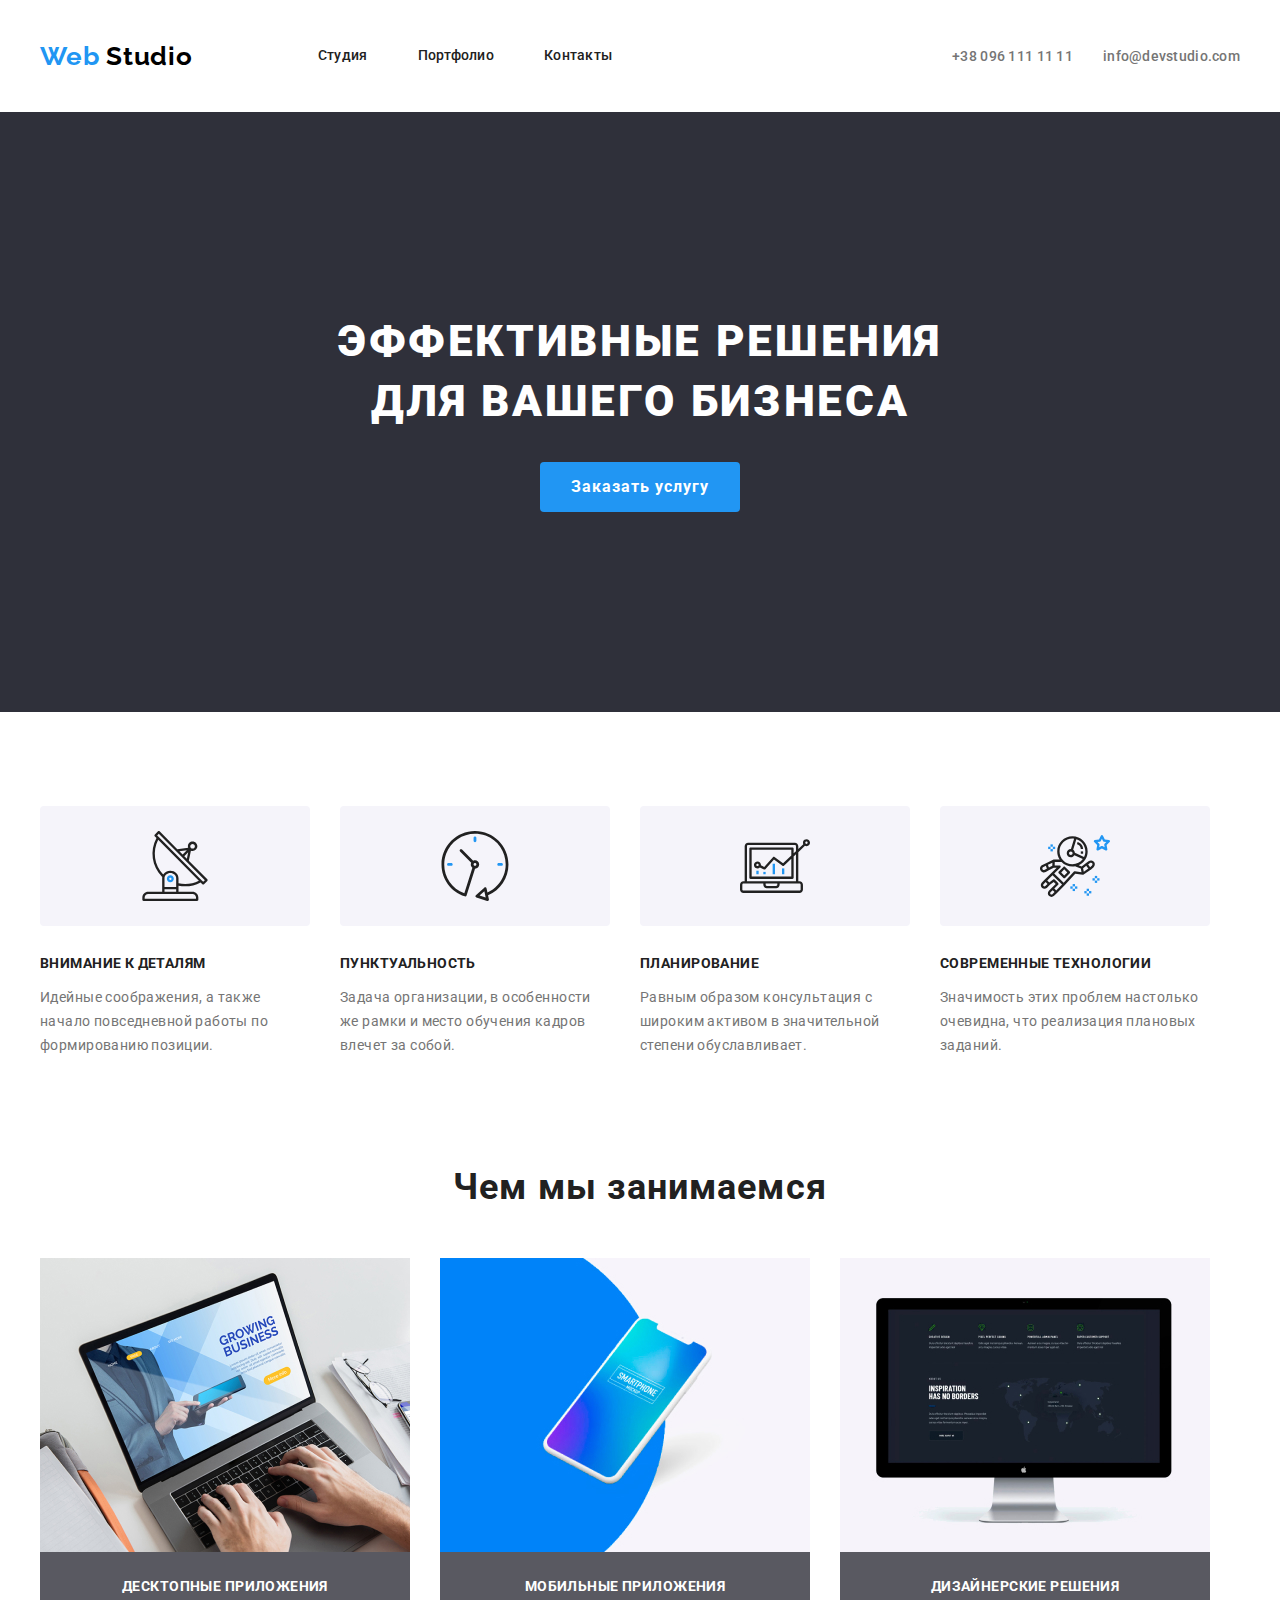
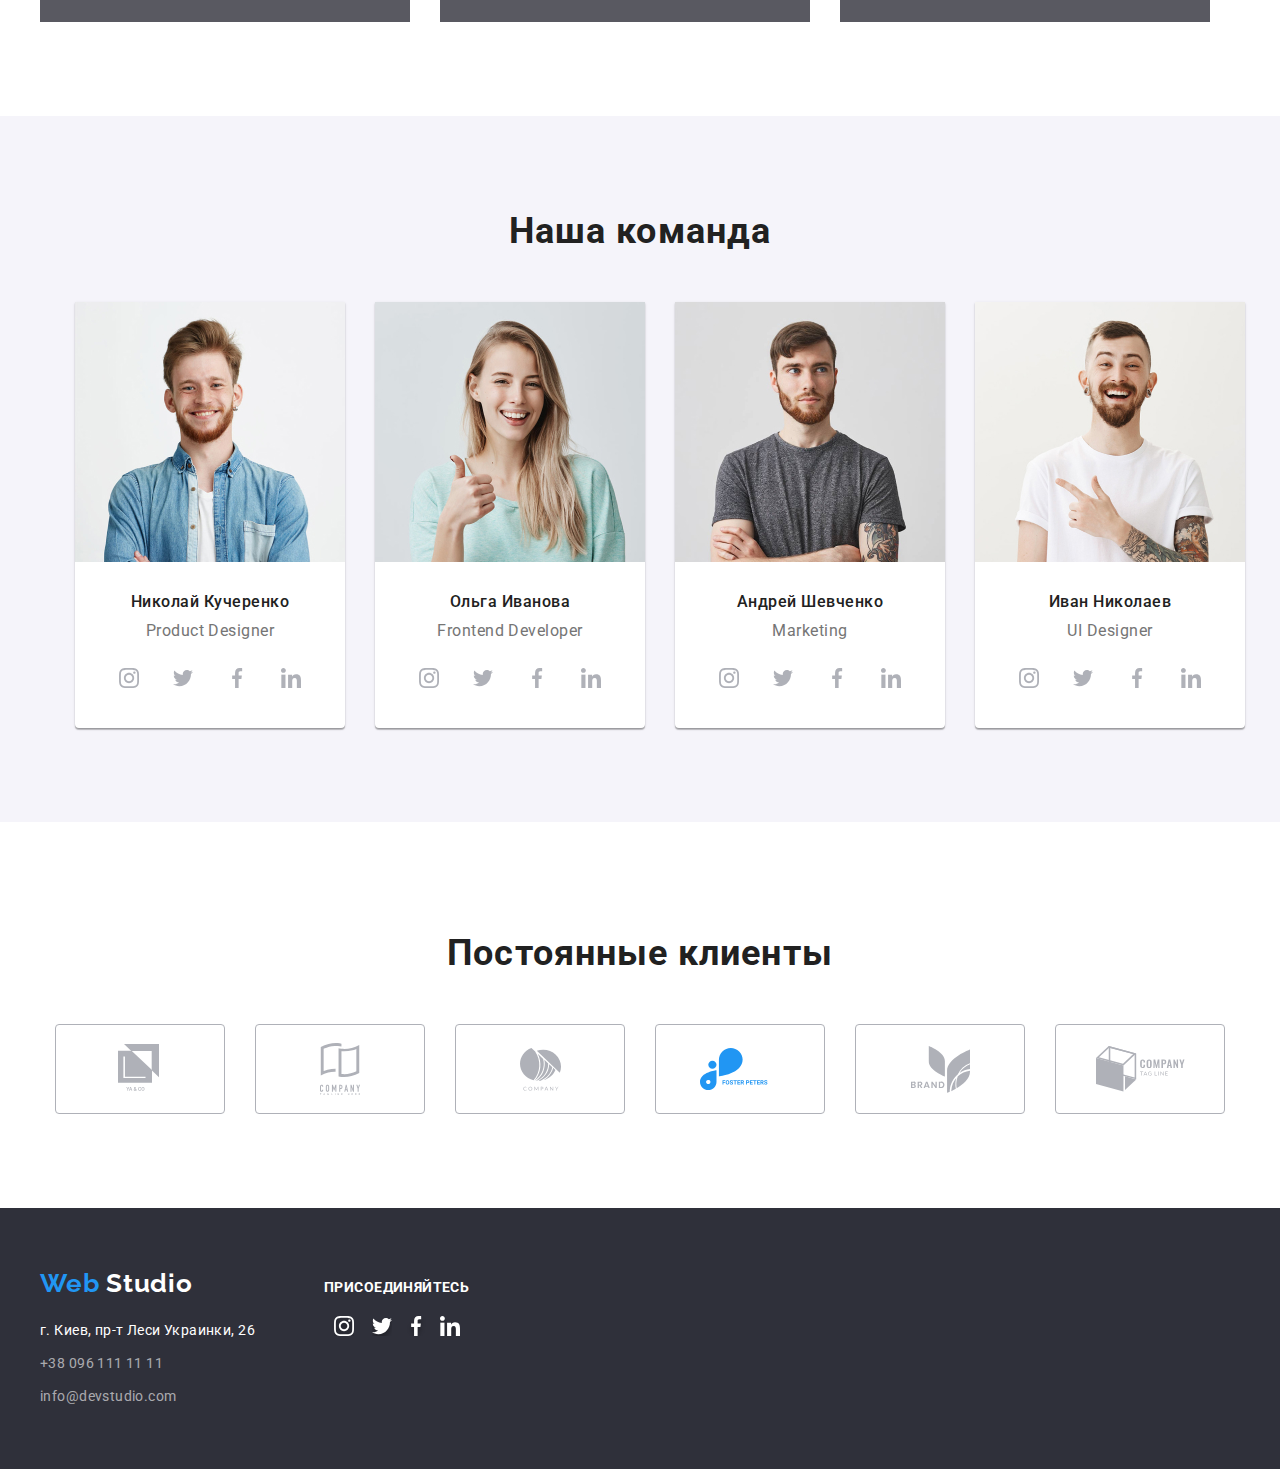
<file: index.html>
<!DOCTYPE html>
<html lang="ru">
  <head>
    <meta charset="UTF-8" />
    <meta name="viewport" content="width=device-width, initial-scale=1.0" />
    <title lang="en">Web Studio</title>
    <link
      href="https://fonts.googleapis.com/css2?family=Raleway:wght@700&family=Roboto:wght@400;500;700;900&display=swap"
      rel="stylesheet"
    />
    <link rel="stylesheet" href="./css/styles.css" />
    <link rel="stylesheet" href="./css/normalize.css">
  </head>

  <body class="body">
    <!--Шапка сайта-->
    <header class="header">
      <div class="menu container">
        <nav class="navigation-list">
          <a class="logo link" href="./index.html" lang="en">
            <span class="logo-word">Web</span> Studio
          </a>
          <ul class="navigation-menu list">
            <li class="navigation-item">
              <a class="navigation-item-link link" href="./index.html">Студия</a>
            </li>
            <li class="navigation-item">
              <a class="navigation-item-link link" href="./portfolio.html">Портфолио</a>
            </li>
            <li class="navigation-item">
              <a class="navigation-item-link link" href="">Контакты</a>
            </li>
          </ul>
        </nav>
        <ul class="header-address-menu link list">
          <li class="header-address-item">
            <address>
              <a class="header-address link" href="tel:+380961111111">+38 096 111 11 11</a>
            </address>
          </li>
          <li class="header-address-item">
            <address>
              <a class="header-address link" href="mailto:info@devstudio.com">info@devstudio.com</a>
            </address>
          </li>
        </ul>
      </div>
    </header>

    <!--Главный контейнер-->
    <main>
      <section class="hero">
        <h1 class="title">Эффективные решения для вашего бизнеса</h1>
        <button type="button" class="btn">Заказать услугу</button>
      </section>

      <!--О нас-->
      <section class="about">
        <h2 hidden>О нас</h2>
        <ul class="about-us container list">
          <li class="about-us-item">
            <img class="icon" src="./images/features/antenna.svg" alt="Иконка антеннны" />
            <h3 class="about-us-list">Внимание к деталям</h3>
            <p class="about-us-list-item">
              Идейные соображения, а также начало повседневной работы по
              формированию позиции.
            </p>
          </li>
          <li class="about-us-item">
            <img class="icon" src="./images/features/clock.svg" alt="Иконка часов" />
            <h3 class="about-us-list">Пунктуальность</h3>
            <p class="about-us-list-item">
              Задача организации, в особенности же рамки и место обучения кадров
              влечет за собой.
            </p>
          </li>
          <li class="about-us-item">
            <img class="icon" src="./images/features/diagram.svg" alt="Иконка диаграммы" />
            <h3 class="about-us-list">Планирование</h3>
            <p class="about-us-list-item">
              Равным образом консультация с широким активом в значительной
              степени обуславливает.
            </p>
          </li>
          <li class="about-us-item">
            <img class="icon" src="./images/features/astronaut.svg" alt="Иконка астронавта"
            />
            <h3 class="about-us-list">Современные технологии</h3>
            <p class="about-us-list-item">
              Значимость этих проблем настолько очевидна, что реализация
              плановых заданий.
            </p>
          </li>
        </ul>
      </section>

      <!--чем мы занимаемся-->
      <section class="what-we-do-list container">
        <h2 class="secondary-title">Чем мы занимаемся</h2>
        <ul class="what-we-do list">
          <li class="what-we-do-item">
            <img class="img" 
              src="./images/img/img.jpg"
              alt="человек печатает на ноутбуке"
              width="370"
              height="294"
            />
            <p class="title">
              Десктопные приложения
            </p>
          </li>
          <li class="what-we-do-item">
            <img class="img"
              src="./images/img/img-2.jpg"
              alt="мобильный телефон"
              width="370"
              height="294"
            />
            <p class="title">
              Мобильные приложения
            </p>
          </li>
          <li class="what-we-do-item">
            <img class="img"
              src="./images/img/img-3.jpg"
              alt="монитор компьютера"
              width="370"
              height="294"
            />
            <p class="title">
              Дизайнерские решения
            </p>
          </li>
        </ul>
      </section>

      <!--Наша команда-->
      <section class="team">
        <h2 class="secondary-title">Наша команда</h2>
        <ul class="team-list list">
          <li class="team-item">
            <img class="img"
              src="./images/team/nikolay-kucherenko.jpg"
              alt="Николай Кучеренко"
              width="270"
              height="260"
            />
            <h3 class="team-list-item">Николай Кучеренко</h3>
            <p class="team-list-item-desc" lang="en">
              Product Designer
            </p>
            <ul class="social-icon list">
              <li class="social-icon-item">
                <a class="social-icon-item-link" href=""
                  ><img
                    src="./images/logo-social/instagram.svg"
                    alt="иконка инстаграм"
                /></a>
              </li>
              <li class="social-icon-item">
                <a class="social-icon-item-link" href=""
                  ><img
                    src="./images/logo-social/twitter.svg"
                    alt="иконка твиттер"
                /></a>
              </li class="social-icon-item">
              <li class="social-icon-item">
                <a class="social-icon-item-link" href=""
                  ><img
                    src="./images/logo-social/facebook.svg"
                    alt="иконка фэйсбук"
                /></a>
              </li>
              <li class="social-icon-item">
                <a class="social-icon-item-link" href=""
                  ><img
                    src="./images/logo-social/linkedin.svg"
                    alt="иконка линкедин"
                /></a>
              </li>
            </ul>
          </li>

          <li class="team-item">
            <img class="img"
              src="./images/team/olha-ivanova.jpg"
              alt="Ольга Иванова"
              width="270"
              height="260"
            />
            <h3 class="team-list-item">Ольга Иванова</h3>
            <p class="team-list-item-desc" lang="en">
              Frontend Developer
            </p>

            <ul class="social-icon list">
              <li class="social-icon-item">
                <a class="social-icon-item-link" href=""><img src="./images/logo-social/instagram.svg" alt="иконка инстаграм" /></a>
              </li>
              <li class="social-icon-item">
                <a class="social-icon-item-link" href=""><img src="./images/logo-social/twitter.svg" alt="иконка твиттер" /></a>
              </li class="social-icon-item">
              <li class="social-icon-item">
                <a class="social-icon-item-link" href=""><img src="./images/logo-social/facebook.svg" alt="иконка фэйсбук" /></a>
              </li>
              <li class="social-icon-item">
                <a class="social-icon-item-link" href=""><img src="./images/logo-social/linkedin.svg" alt="иконка линкедин" /></a>
              </li>
            </ul>
            </li>
          <li class="team-item">
            <img class="img"
              src="./images/team/andrew-shevchenko.jpg"
              alt="Андрей Шевченко"
              width="270"
              height="260"
            />
            <h3 class="team-list-item">Андрей Шевченко</h3>
            <p class="team-list-item-desc" lang="en">
              Marketing
            </p>
          <ul class="social-icon list">
            <li class="social-icon-item">
              <a class="social-icon-item-link" href=""><img src="./images/logo-social/instagram.svg" alt="иконка инстаграм" /></a>
            </li>
            <li class="social-icon-item">
              <a class="social-icon-item-link" href=""><img src="./images/logo-social/twitter.svg" alt="иконка твиттер" /></a>
            </li class="social-icon-item">
            <li class="social-icon-item">
              <a class="social-icon-item-link" href=""><img src="./images/logo-social/facebook.svg" alt="иконка фэйсбук" /></a>
            </li>
            <li class="social-icon-item">
              <a class="social-icon-item-link" href=""><img src="./images/logo-social/linkedin.svg" alt="иконка линкедин" /></a>
            </li>
          </ul>
          </li>
          </li>
          <li class="team-item">
            <img class="img"
              src="./images/team/ivan-nilolaev.jpg"
              alt="Иван Николаев"
              width="270"
              height="260"
            />
            <h3 class="team-list-item">Иван Николаев</h3>
            <p class="team-list-item-desc" lang="en">
              UI Designer
            </p>

        <ul class="social-icon list">
          <li class="social-icon-item">
            <a class="social-icon-item-link" href=""><img src="./images/logo-social/instagram.svg" alt="иконка инстаграм" /></a>
          </li>
          <li class="social-icon-item">
            <a class="social-icon-item-link" href=""><img src="./images/logo-social/twitter.svg" alt="иконка твиттер" /></a>
          </li class="social-icon-item">
          <li class="social-icon-item">
            <a class="social-icon-item-link" href=""><img src="./images/logo-social/facebook.svg" alt="иконка фэйсбук" /></a>
          </li>
          <li class="social-icon-item">
            <a class="social-icon-item-link" href=""><img src="./images/logo-social/linkedin.svg" alt="иконка линкедин" /></a>
          </li>
        </ul>
        </li>
      </section>

      <!--Клиенты-->
      <section class="clients container">
        <h2 class="secondary-title">Постоянные клиенты</h2>
        <ul class="client-list list">
          <li class="client-list-item">
            <a class="client-list-item-link" href=""
              ><img class="img"
                src="./images/logo-client/logo.svg"
                alt="логотип компании 1"
            /></a>
          </li>
          <li class="client-list-item">
            <a class="client-list-item-link" href=""
              ><img class="img"
                src="./images/logo-client/logo-2.svg"
                alt="логотип компании 2"
            /></a>
          </li>
          <li class="client-list-item">
            <a class="client-list-item-link" href=""
              ><img class="img"
                src="./images/logo-client/logo-3.svg"
                alt="логотип компании 3"
            /></a>
          </li>
          <li class="client-list-item">
            <a class="client-list-item-link" href=""
              ><img class="img"
                src="./images/logo-client/logo-4.svg"
                alt="логотип компании 4"
            /></a>
          </li>
          <li class="client-list-item">
            <a class="client-list-item-link" href=""
              ><img class="img"
                src="./images/logo-client/logo-5.svg"
                alt="логотип компании 5"
            /></a>
          </li>
          <li class="client-list-item">
            <a class="client-list-item-link" href=""
              ><img class="img"
                src="./images/logo-client/logo-6.svg"
                alt="логотип компании 6"
            /></a>
          </li>
        </ul>
      </section>
    </main>

    <!--Подвал-->
    <footer class="footer">
      <div class="footer-item container">
        <div class="footer-nav">
          <a class="footer-logo link" href="./index.html" lang="en"> <span class="logo-word">Web</span> Studio </a>
          <ul class="footer-address list">
            <li>
              <address>
                <a class="footer-address-loc link" href="https://goo.gl/maps/HoH5Uruk6UYNpwuC6" target="blank">г. Киев, пр-т
                  Леси Украинки, 26</a>
              </address>
            </li>
            <li class="footer-address-item">
              <address>
                <a class="footer-address-link link" href="tel:+380961111111">+38 096 111 11 11</a>
              </address>
            </li>
            <li class="footer-address-item">
              <address>
                <a class="footer-address-link link" href="mailto:info@devstudio.com">info@devstudio.com</a>
              </address>
            </li>
          </ul>
        </div>
        <div class="forget">
          <b class="text">присоединяйтесь</b>
          <ul class="social-icon list">
            <li class="social-icon-item">
              <a class="social-icon-item-link" href=""><img src="./images/logo-footer/instagram.svg"
                  alt="иконка инстаграм" /></a>
            </li>
            <li class="social-icon-item">
              <a class="social-icon-item-link" href=""><img src="./images/logo-footer/twitter.svg" alt="иконка твиттер" /></a>
            </li>
            <li class="social-icon-item">
              <a class="social-icon-item-link" href=""><img src="./images/logo-footer/facebook.svg" alt="иконка фэйсбук" /></a>
            </li class="social-icon-item">
            <li>
              <a class="social-icon-item-link" href=""><img src="./images/logo-footer/linkedin.svg" alt="иконка линкедин" /></a>
            </li>
          </ul>
        </div>
      </div>     
    </footer>
  </body>
</html>
</file>
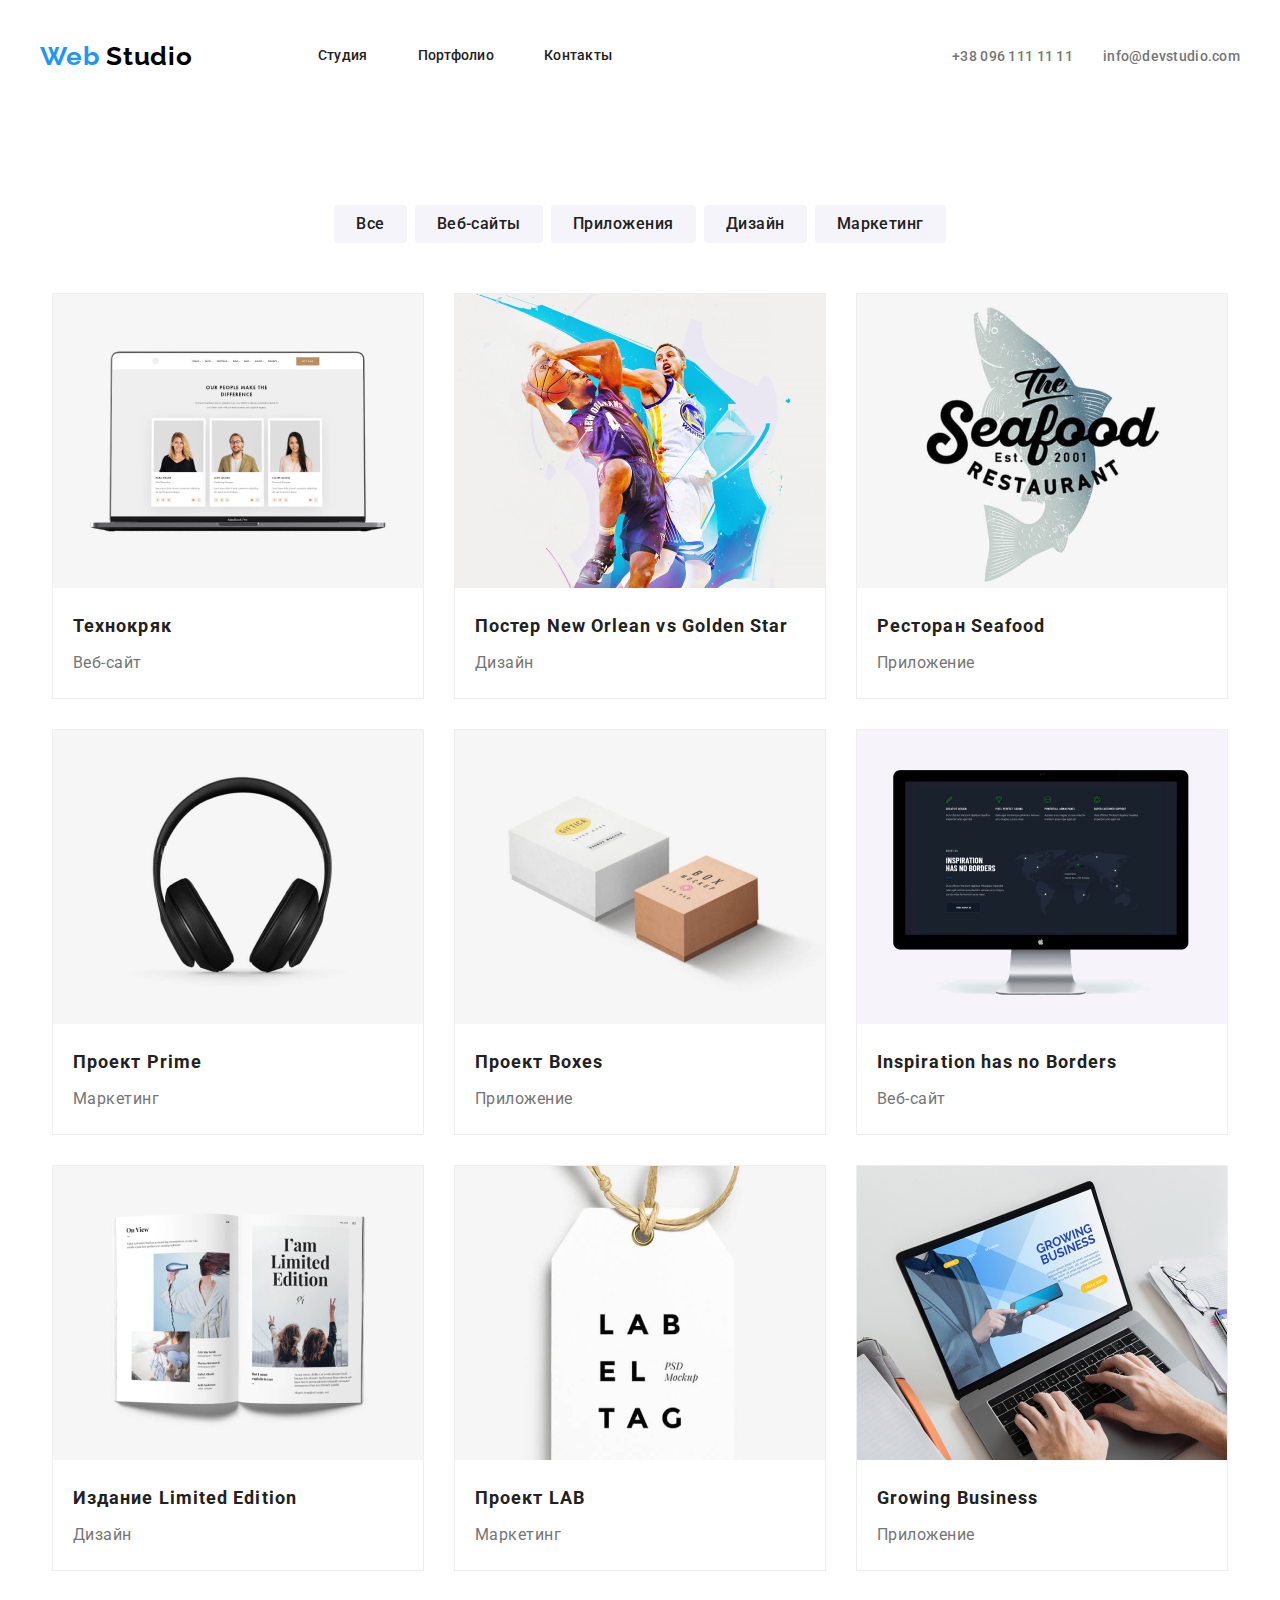
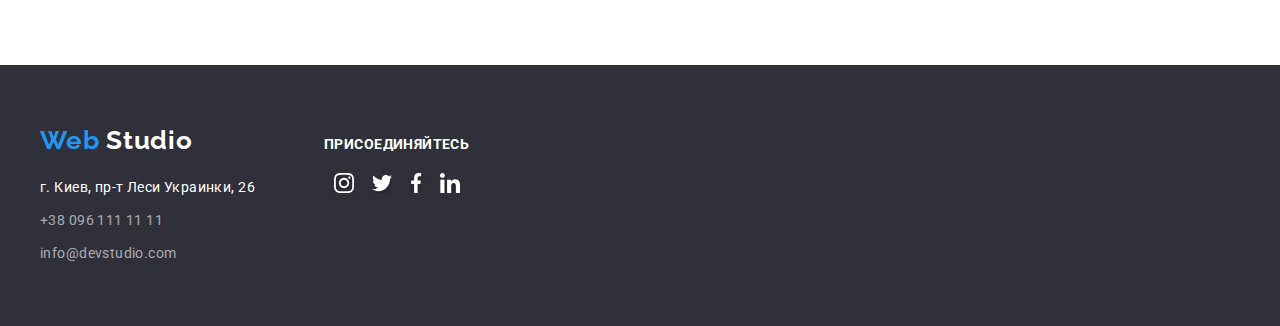
<file: portfolio.html>
<!DOCTYPE html>
<html lang="ru">
  <head>
    <meta charset="UTF-8" />
    <meta name="viewport" content="width=device-width, initial-scale=1.0" />
    <title lang="en">Web Studio</title>
    <link
      href="https://fonts.googleapis.com/css2?family=Raleway:wght@700&family=Roboto:wght@400;500;700;900&display=swap"
      rel="stylesheet"
    />
    <link rel="stylesheet" href="./css/styles.css" />
    <link rel="stylesheet" href="./css/normalize.css">
  </head>
  <body class="body">
    <!--Шапка сайта-->
    <header class="header">
      <div class="menu container">
        <nav class="navigation-list">
          <a class="logo link" href="./index.html" lang="en">
            <span class="logo-word">Web</span> Studio
          </a>
          <ul class="navigation-menu list">
            <li class="navigation-item">
              <a class="navigation-item-link link" href="./index.html">Студия</a>
            </li>
            <li class="navigation-item">
              <a class="navigation-item-link link" href="./portfolio.html">Портфолио</a>
            </li>
            <li class="navigation-item">
              <a class="navigation-item-link link" href="">Контакты</a>
            </li>
          </ul>
        </nav>
        <ul class="header-address-menu link list">
          <li class="header-address-item">
            <address>
              <a class="header-address link" href="tel:+380961111111">+38 096 111 11 11</a>
            </address>
          </li>
          <li class="header-address-item">
            <address>
              <a class="header-address link" href="mailto:info@devstudio.com">info@devstudio.com</a>
            </address>
          </li>
        </ul>
      </div>
    </header>

    <!--Главный контейнер-->
    <main>
      <h1 hidden>Работы</h1>
      <section>
        <ul class="main-btn list">
          <li class="main-btn-item"><span class="main-btn-text">Все</span></button></li>
          <li class="main-btn-item"><span class="main-btn-text">Веб-сайты</span></button></li>
          <li class="main-btn-item"><span class="main-btn-text">Приложения</span></button></li>
          <li class="main-btn-item"><span class="main-btn-text">Дизайн</span></button></li>
          <li class="main-btn-item"><span class="main-btn-text">Маркетинг</span></button></li>
        </ul>
        <ul class="works list container">
          <li class="work-item" >
            <a class="work-item-link link" href=""
              ><img class="img" src="./images/portfolio/img.jpg" alt="" />
              <h2 class="work-item-title" >
                Технокряк
              </h2>
              <p class="work-item-desc">
                Веб-сайт
              </p>
              <p class="work-item-text">
                Технокряк это современная площадка распространения коронавируса.
                Компании используют эту платформу для цифрового шпионажа и атак
                на защищённые сервера конкурентов.
              </p>
            </a>
          </li>
          <li class="work-item">
            <a class="work-item-link link" href=""><img class="img" src="./images/portfolio/img-1.jpg" alt="" />
              <h2 class="work-item-title">Постер <span lang="en">New Orlean vs Golden Star</span></h2>
              <p class="work-item-desc">
                Дизайн
              </p>
              <p class="work-item-text">
                Технокряк это современная площадка распространения коронавируса.
                Компании используют эту платформу для цифрового шпионажа и атак
                на защищённые сервера конкурентов.
              </p>
            </a>
          </li>
          <li class="work-item">
            <a class="work-item-link link" href="">
              <img class="img" src="./images/portfolio/img-2.jpg" alt="" />
              <h2 class="work-item-title">Ресторан <span lang="en">Seafood</span></h2>
              <p class="work-item-desc">
                Приложение
              </p>
              <p class="work-item-text">
                Технокряк это современная площадка распространения коронавируса.
                Компании используют эту платформу для цифрового шпионажа и атак
                на защищённые сервера конкурентов.
              </p>
            </a>
          </li>
          <li class="work-item" >
            <a class="work-item-link link" href=""
              ><img class="img" src="./images/portfolio/img-3.jpg" alt="" />
              <h2 class="work-item-title" >Проект <span lang="en">Prime</span></h2>
              <p class="work-item-desc">
                Маркетинг
              </p>
              <p class="work-item-text">
                Технокряк это современная площадка распространения коронавируса.
                Компании используют эту платформу для цифрового шпионажа и атак
                на защищённые сервера конкурентов.
              </p>
            </a>
          </li>
          <li class="work-item">
            <a class="work-item-link link" href=""><img class="img" src="./images/portfolio/img-4.jpg" alt="" />
              <h2 class="work-item-title">Проект <span lang="en">Boxes</span></h2>
              <p class="work-item-desc">
                Приложение
              </p>
              <p class="work-item-text">
                Технокряк это современная площадка распространения коронавируса.
                Компании используют эту платформу для цифрового шпионажа и атак
                на защищённые сервера конкурентов.
              </p>
            </a>
          </li>
          <li class="work-item">
            <a class="work-item-link link" href="">
              <img class="img" src="./images/portfolio/img-5.jpg" alt="" />
              <h2 class="work-item-title" lang="en">
                Inspiration has no Borders
              </h2>
              <p class="work-item-desc">
                Веб-сайт
              </p>
              <p class="work-item-text">
                Технокряк это современная площадка распространения коронавируса.
                Компании используют эту платформу для цифрового шпионажа и атак
                на защищённые сервера конкурентов.
              </p>
            </a>
          </li>
          <li class="work-item" >
            <a class="work-item-link link" href=""
              ><img class="img" src="./images/portfolio/img-6.jpg" alt="" />
              <h2 class="work-item-title" >Издание <span lang="en">Limited Edition</span></h2>
              <p class="work-item-desc">
                Дизайн
              </p>
              <p class="work-item-text">
                Технокряк это современная площадка распространения коронавируса.
                Компании используют эту платформу для цифрового шпионажа и атак
                на защищённые сервера конкурентов.
              </p>
            </a>
          </li>
         <li class="work-item" >
            <a class="work-item-link link" href="">
              <img class="img" src="./images/portfolio/img-7.jpg" alt="" />
              <h2 class="work-item-title" >Проект <span lang="en">LAB</span></h2>
              <p class="work-item-desc">
                Маркетинг
              </p>
              <p class="work-item-text">
                Технокряк это современная площадка распространения коронавируса.
                Компании используют эту платформу для цифрового шпионажа и атак
                на защищённые сервера конкурентов.
              </p>
            </a>
          </li>
           <li class="work-item" >
            <a class="work-item-link link" href="">
              <img class="img" src="./images/portfolio/img-8.jpg" alt="" />
              <h2  class="work-item-title" lang="en">
                Growing Business
              </h2>
              <p class="work-item-desc">
                Приложение
              </p>
              <p class="work-item-text">
                Технокряк это современная площадка распространения коронавируса.
                Компании используют эту платформу для цифрового шпионажа и атак
                на защищённые сервера конкурентов.
              </p>
            </a>
          </li>
        </ul>
      </section>
    </main>

    <!--Подвал-->
    <footer class="footer">
      <div class="footer-item container">
        <div class="footer-nav">
          <a class="footer-logo link" href="./index.html" lang="en"> <span class="logo-word">Web</span> Studio </a>
          <ul class="footer-address list">
            <li>
              <address>
                <a class="footer-address-loc link" href="https://goo.gl/maps/HoH5Uruk6UYNpwuC6" target="blank">г. Киев, пр-т
                  Леси Украинки, 26</a>
              </address>
            </li>
            <li class="footer-address-item">
              <address>
                <a class="footer-address-link link" href="tel:+380961111111">+38 096 111 11 11</a>
              </address>
            </li>
            <li class="footer-address-item">
              <address>
                <a class="footer-address-link link" href="mailto:info@devstudio.com">info@devstudio.com</a>
              </address>
            </li>
          </ul>
        </div>
        <div class="forget">
          <b class="text">присоединяйтесь</b>
          <ul class="social-icon list">
            <li class="social-icon-item">
              <a class="social-icon-item-link" href=""><img src="./images/logo-footer/instagram.svg"
                  alt="иконка инстаграм" /></a>
            </li>
            <li class="social-icon-item">
              <a class="social-icon-item-link" href=""><img src="./images/logo-footer/twitter.svg"
                  alt="иконка твиттер" /></a>
            </li>
            <li class="social-icon-item">
              <a class="social-icon-item-link" href=""><img src="./images/logo-footer/facebook.svg"
                  alt="иконка фэйсбук" /></a>
            </li class="social-icon-item">
            <li>
              <a class="social-icon-item-link" href=""><img src="./images/logo-footer/linkedin.svg"
                  alt="иконка линкедин" /></a>
            </li>
          </ul>
        </div>
      </div>
    </footer>
  </body>
</html>
</file>
<file: css/styles.css>
:root {
  --primary-text-color: #757575;
  --primary-title-color: #212121;
  --accent-color: #2196f3;
  --primary-white-color: #ffffff;
  --footer-background-color: #2f303a;
  --secondary-white-color: #f5f4fa;
  --primary-font: "Roboto", sans-serif;
}

.html {
  box-sizing: border-box;
}

1200 *,
*::before,
*::after {
  box-sizing: inherit;
}

.body {
  font-family: var(--primary-font);
  background-color: var(--primary-white-color);
  margin: 0;
  padding: 0;
}
.h1 {
  margin: 0;
}

.link {
  text-decoration: none;
}

.list {
  list-style: none;
}

/*ШАПКА*/

.logo {
  margin-right: 85px;
}

.container {
  width: 1200px;
  padding-left: 15px;
  padding-right: 15px;
  margin: auto;
}

.navigation-item:not(:last-child) {
  margin-right: 50px;
}

.navigation-list {
  display: flex;
  align-items: center;
}

.navigation-menu {
  display: flex;
}
.header .menu {
  display: flex;
  align-items: center;
}

.header-address-menu {
  display: flex;
  margin-left: auto;
}

.header-address-item:not(:last-child) {
  margin-right: 30px;
}

.header {
  font-family: var(--primary-font);
  background-color: var(--primary-white-color);
}
.header .logo {
  font-family: Raleway, sans-serif;
  font-weight: 700;
  font-size: 26px;
  line-height: 1.19;
  letter-spacing: 0.03em;
  color: #000000;
}
.header .logo .logo-word {
  color: var(--accent-color);
}
.navigation-item-link {
  font-family: var(--primary-font);
  font-weight: 500;
  font-size: 14px;
  line-height: 1.14;
  letter-spacing: 0.02em;
  color: var(--primary-title-color);

  display: block;
  padding-top: 32px;
  padding-bottom: 32px;
}

.navigation-item-link:hover,
.navigation-item-link:focus {
  color: var(--accent-color);
}

.header-address {
  color: var(--primary-text-color);
  font-family: var(--primary-font);
  font-style: normal;
  font-weight: 500;
  font-size: 14px;
  line-height: 1.14;
  letter-spacing: 0.02em;
}

.header-address:hover,
.header-address:focus {
  color: var(--accent-color);
}

/*HERO*/

.hero {
  /*временно*/
  background-color: var(--footer-background-color);
  min-height: 600px;
}

.title {
  font-weight: 900;
  font-size: 44px;
  line-height: 1.36;
  text-align: center;
  letter-spacing: 0.06em;
  text-transform: uppercase;
  color: var(--primary-white-color);
  margin: auto;
  margin-bottom: 30px;
  width: 696px;
  padding-top: 200px;
}

.btn {
  font-weight: 700;
  font-size: 16px;
  line-height: 1.88;
  align-items: center;
  text-align: center;
  letter-spacing: 0.06em;
  background: var(--accent-color);
  color: var(--primary-white-color);
  display: block;
  border: none;
  border-radius: 4px;
  width: 200px;
  height: 50px;
  margin-left: auto;
  margin-right: auto;
  cursor: pointer;

  /*О НАС*/
}
.about-us {
  display: flex;
  padding-top: 94px;
}

.icon {
  margin: auto;
  display: block;
  max-width: 270px;
  max-height: 120px;
  background-color: #f5f4fa;
  border-radius: 4px;
  margin-bottom: 30px;
  padding-top: 25px;
  padding-right: 100px;
  padding-bottom: 25px;
  padding-left: 100px;
}
.about-us-item {
  width: 270px;
}
.about-us-item:not(:last-child) {
  margin-right: 30px;
}
.about-us-list {
  font-style: normal;
  font-weight: 700;
  font-size: 14px;
  line-height: 1.14;
  letter-spacing: 0.03em;
  text-transform: uppercase;
  color: var(--primary-title-color);
  margin-bottom: 10px;
}

.about-us-list-item {
  font-style: normal;
  font-weight: normal;
  font-size: 14px;
  line-height: 1.71;
  letter-spacing: 0.03em;
  color: var(--primary-text-color);
}

.secondary-title {
  font-weight: 700;
  font-size: 36px;
  line-height: 1.17;
  text-align: center;
  letter-spacing: 0.03em;
  color: var(--primary-title-color);
  padding-top: 94px;
  margin: 0;
  margin-bottom: 50px;
}

/*ЧЕМ МЫ ЗАНИМАЕМСЯ*/

.what-we-do {
  display: flex;
  margin: 0;
  padding: 0;
}
.what-we-do .img {
  display: block;
}
.what-we-do-item {
  width: 370px;
  margin-bottom: 94px;
}
.what-we-do-item:not(:last-child) {
  margin-right: 30px;
}
.what-we-do-list .title {
  display: block;
  font-weight: 700;
  font-size: 14px;
  line-height: 1.14;
  text-align: center;
  letter-spacing: 0.03em;
  text-transform: uppercase;
  color: var(--primary-white-color);
  margin: 0;
  padding: 0;

  justify-content: center;
  width: 370px;
  max-height: 70px;
  background: rgba(47, 48, 58, 0.8);
  padding-top: 27px;
  padding-bottom: 27px;
}

/*КОМАНДА*/
.team-list {
  display: flex;
  justify-content: center;
}
.team-item {
  background-color: var(--primary-white-color);
  box-shadow: 0px 2px 1px rgba(0, 0, 0, 0.2), 0px 1px 1px rgba(0, 0, 0, 0.14),
    0px 1px 3px rgba(0, 0, 0, 0.12);
  border-radius: 0px 0px 4px 4px;
  padding-bottom: 24px;
  margin-bottom: 94px;
}
.team-list .img {
  display: block;
  margin-bottom: 30px;
}
.team-item:not(:last-child) {
  margin-right: 30px;
}
.team-list-item {
  font-weight: 500;
  font-size: 16px;
  line-height: 1.19;
  text-align: center;
  letter-spacing: 0.03em;
  color: var(--primary-title-color);

  padding: 0;
  margin: 0;
  display: block;
  margin-bottom: 10px;
}

.team {
  background-color: var(--secondary-white-color);
  display: block;
}
.social-icon {
  display: flex;
  padding: 0;
  justify-content: center;
}

.team-list-item-desc {
  font-weight: 400;
  font-size: 16px;
  line-height: 1.19;
  text-align: center;
  letter-spacing: 0.03em;
  color: var(--primary-text-color);

  margin: 0;
  padding: 0;
  display: block;
  margin-bottom: 16px;
}
.social-icon-item:not(:last-child) {
  margin-right: 10px;
}
.social-icon-item-link:hover,
.social-icon-item-link:focus {
  background-color: var(--accent-color);
}

/*КЛИЕНТЫ*/

.client-list {
  display: flex;
  justify-content: center;
  padding: 0;
  margin: 0;
  margin-bottom: 94px;
}

.client-list-item-link {
  border: 1px solid #afb1b8;
  box-sizing: border-box;
  border-radius: 4px;
  width: 170px;
  height: 90px;
  display: flex;
  justify-content: center;
}

.client-list .img {
  display: block;
  margin: auto;
}
.client-list-item {
  display: block;
}

.client-list-item:not(:last-child) {
  margin-right: 30px;
}

.client-list-item-link:hover,
.client-list-item-link:focus {
  background-color: var(--accent-color);
}

/*ПОДВАЛ*/

.footer {
  background-color: #2f303a;
}

.footer-item {
  display: flex;
  padding-bottom: 60px;
}

.footer-address {
  margin: 0;
  padding: 0;
}
.footer-nav {
  padding-top: 60px;
  margin-right: 69px;
}
.forget {
  padding-top: 72px;
}
.footer-logo {
  font-family: Raleway;
  font-weight: 700;
  font-size: 26px;
  line-height: 1.19;
  letter-spacing: 0.03em;
  color: var(--primary-white-color);

  display: block;
  margin-bottom: 20px;
}

.footer .logo-word {
  color: var(--accent-color);
}
.footer-address-link {
  font-family: var(--primary-font);
  font-style: normal;
  font-weight: normal;
  font-size: 14px;
  line-height: 1.71;
  letter-spacing: 0.03em;
  color: rgba(255, 255, 255, 0.6);
  display: block;
}

.footer-address-item:not(:last-child) {
  margin-bottom: 9px;
}
.footer-address-loc {
  font-family: var(--primary-font);
  font-style: normal;
  font-weight: 400;
  font-size: 14px;
  line-height: 1.71;
  letter-spacing: 0.03em;
  color: var(--primary-white-color);
  display: block;
  margin-bottom: 9px;
}

.forget .text {
  font-weight: 700;
  font-size: 14px;
  line-height: 1.14;
  letter-spacing: 0.03em;
  text-transform: uppercase;
  color: var(--primary-white-color);

  display: block;
  margin-bottom: 20px;
}

.social-icon {
  margin: 0;
}

.footer .social-icon-item:not(:last-child) {
  margin-right: 10px;
}

/*ПОРТФОЛИО*/

.main-btn {
  display: flex;
  margin: auto;
  justify-content: center;
  margin-top: 93px;
  padding: 0;
}
.main-btn-item {
  display: block;
  height: 38px;
  background: #f5f4fa;
  border-radius: 4px;
  border: none;
  margin-bottom: 50px;
  align-items: center;
}
.main-btn-text {
  display: block;
  font-style: normal;
  font-weight: 500;
  font-size: 16px;
  line-height: 1.62;
  text-align: center;
  letter-spacing: 0.03em;
  color: var(--primary-title-color);
  padding-top: 6px;
  padding-right: 22px;
  padding-bottom: 6px;
  padding-left: 22px;
  cursor: pointer;
}
.main-btn-item:not(:last-child) {
  margin-right: 8px;
}

.main-btn-item:hover,
.main-btn-item:focus {
  background-color: var(--accent-color);
}

.works {
  display: flex;
  flex-wrap: wrap;
  margin: auto;
  padding: auto;
  justify-content: center;
}
.work-item {
  width: 370px;
  height: 404px;
  background: #ffffff;
  border: 1px solid #eeeeee;
}

.work-item:not(:nth-child(3n)) {
  margin-right: 30px;
}
.work-item:nth-child(-n + 6) {
  margin-bottom: 30px;
}

.work-item:nth-last-child(-n + 3) {
  margin-bottom: 94px;
}
.work-item-link {
  color: var(--primary-text-color);
}

.work-item-title {
  font-style: normal;
  font-weight: 700;
  font-size: 18px;
  line-height: 2;
  letter-spacing: 0.06em;
  color: var(--primary-title-color);
  display: block;
  margin: 0;
  margin-bottom: 4px;
  margin-left: 20px;
}

.work-item .img {
  display: block;
  margin: 0;
  margin-bottom: 20px;
}

.work-item-text {
  font-style: normal;
  font-weight: normal;
  font-size: 0px;
  line-height: 1.56;
  letter-spacing: 0.03em;
  /*color: var(--primary-white-color);*/
}
.work-item-desc {
  font-style: normal;
  font-weight: normal;
  font-size: 16px;
  line-height: 1.88;
  letter-spacing: 0.03em;
  color: var(--primary-text-color);
  display: block;
  margin: 0;
  padding-bottom: 20px;
  margin-left: 20px;
}
</file>
